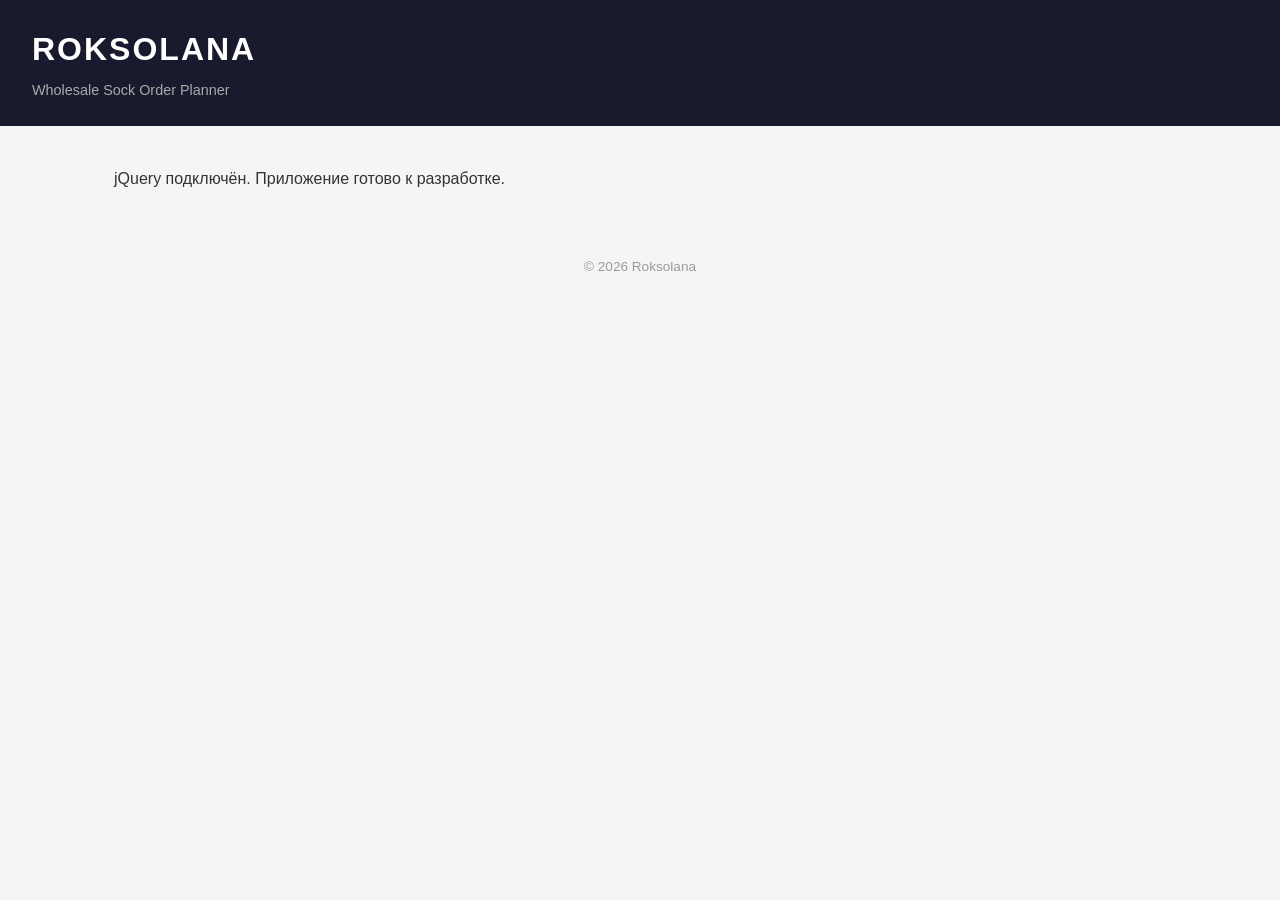
<file: index.html>
<!DOCTYPE html>
<html lang="ru">
<head>
  <meta charset="UTF-8">
  <meta name="viewport" content="width=device-width, initial-scale=1.0">
  <title>Roksolana — Order Planner</title>
  <link rel="stylesheet" href="css/style.css">
</head>
<body>

  <header>
    <h1>Roksolana</h1>
    <p class="subtitle">Wholesale Sock Order Planner</p>
  </header>

  <main>
    <section id="app">
      <p>Приложение загружается...</p>
    </section>
  </main>

  <footer>
    <p>&copy; 2026 Roksolana</p>
  </footer>

  <script src="js/jquery.min.js"></script>
  <script src="js/main.js"></script>
</body>
</html>
</file>
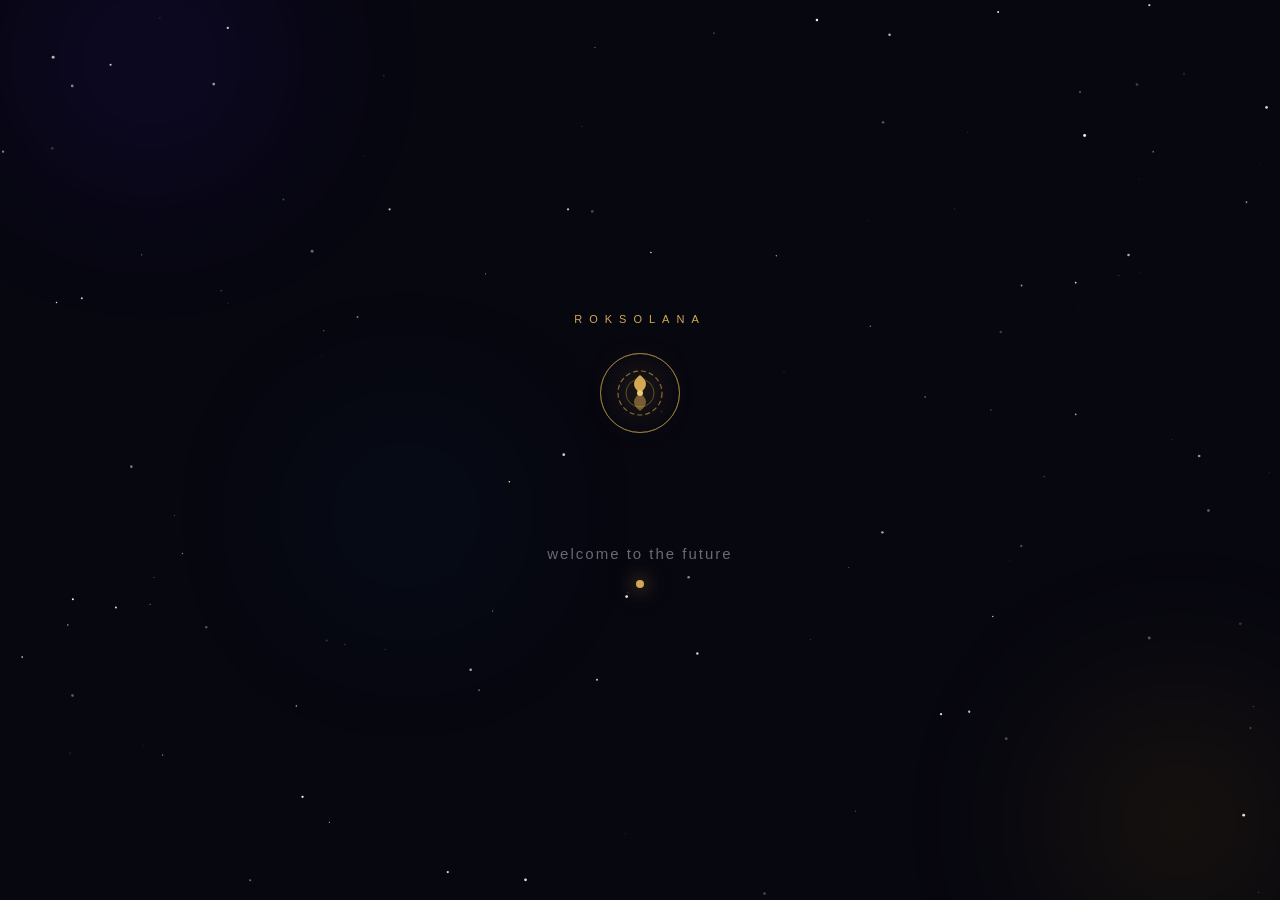
<file: public/index.html>
<!DOCTYPE html>
<html lang="en">
<head>
  <meta charset="UTF-8">
  <meta name="viewport" content="width=device-width, initial-scale=1.0, viewport-fit=cover">
  <title>Hello World — Roksolana</title>
  <style>
    :root {
      --gold:       #d4a853;
      --gold-light: #f0c870;
      --gold-pale:  rgba(212,168,83,0.15);
      --dark:       #070710;
    }

    *, *::before, *::after { margin: 0; padding: 0; box-sizing: border-box; }

    html { height: 100%; }

    body {
      min-height: 100dvh;
      background: var(--dark);
      display: flex;
      flex-direction: column;
      align-items: center;
      justify-content: center;
      overflow: hidden;
      font-family: -apple-system, BlinkMacSystemFont, 'SF Pro Display', 'Helvetica Neue', sans-serif;
      -webkit-font-smoothing: antialiased;
      padding:
        max(env(safe-area-inset-top), 40px)
        env(safe-area-inset-right)
        max(env(safe-area-inset-bottom), 40px)
        env(safe-area-inset-left);
    }

    /* ── Aurora ── */
    .aurora {
      position: fixed; inset: 0; z-index: 1; overflow: hidden; pointer-events: none;
    }
    .orb {
      position: absolute;
      border-radius: 50%;
      filter: blur(90px);
      opacity: 0;
      animation: orbFloat linear infinite, orbFade ease-in-out 2s forwards;
    }
    .orb-1 {
      width: 420px; height: 280px;
      background: radial-gradient(circle, #5c1fff 0%, transparent 70%);
      top: -80px; left: -60px;
      animation-duration: 22s, 2s;
      animation-delay: 0.3s, 0.3s;
    }
    .orb-2 {
      width: 360px; height: 360px;
      background: radial-gradient(circle, #b8860b 0%, transparent 70%);
      bottom: -100px; right: -80px;
      animation-duration: 28s, 2s;
      animation-delay: 0.6s, 0.6s;
    }
    .orb-3 {
      width: 300px; height: 220px;
      background: radial-gradient(circle, #006680 0%, transparent 70%);
      top: 45%; left: 20%;
      animation-duration: 19s, 2s;
      animation-delay: 0.9s, 0.9s;
    }
    @keyframes orbFloat {
      0%   { transform: translate(0,   0)   rotate(0deg);   }
      25%  { transform: translate(60px, 80px)  rotate(90deg);  }
      50%  { transform: translate(-50px, 130px) rotate(180deg); }
      75%  { transform: translate(40px, -50px) rotate(270deg); }
      100% { transform: translate(0,   0)   rotate(360deg); }
    }
    @keyframes orbFade { to { opacity: 0.18; } }

    /* ── Stars canvas ── */
    #canvas { position: fixed; inset: 0; z-index: 2; pointer-events: none; }

    /* ── Content ── */
    .wrap {
      position: relative; z-index: 10;
      display: flex; flex-direction: column;
      align-items: center; gap: 18px;
      padding: 32px 24px; text-align: center;
    }

    .brand {
      font-size: 11px; letter-spacing: 7px;
      text-transform: uppercase; color: var(--gold);
      opacity: 0;
      animation: slideUp .7s ease forwards .4s;
    }

    .emblem-wrap {
      position: relative; width: 100px; height: 100px;
      display: flex; align-items: center; justify-content: center;
      opacity: 0;
      animation: slideUp .7s ease forwards .7s;
    }
    .ring {
      position: absolute; border-radius: 50%;
      border: 1px solid rgba(212,168,83,.35);
      animation: ringPulse 3.2s ease-in-out infinite;
    }
    .ring:nth-child(1) { width: 80px;  height: 80px;  animation-delay: 0s; }
    .ring:nth-child(2) { width: 80px;  height: 80px;  animation-delay: 1.1s; }
    .ring:nth-child(3) { width: 80px;  height: 80px;  animation-delay: 2.2s; }
    @keyframes ringPulse {
      0%   { transform: scale(.9);  opacity: 0; }
      40%  { opacity: .6; }
      100% { transform: scale(2.8); opacity: 0; }
    }
    .emblem-icon {
      width: 52px; height: 52px;
      filter: drop-shadow(0 0 18px rgba(212,168,83,.7));
    }

    .hello-world {
      display: flex; flex-wrap: wrap;
      justify-content: center; gap: 14px;
      line-height: 1;
    }
    .word {
      display: inline-flex;
      background: linear-gradient(135deg, #fff 0%, var(--gold-light) 45%, var(--gold) 100%);
      -webkit-background-clip: text; background-clip: text;
      color: transparent;
      font-size: clamp(44px, 11vw, 66px);
      font-weight: 700; letter-spacing: -1px;
    }
    .letter {
      display: inline-block;
      opacity: 0; transform: translateY(48px) scale(.7);
      animation: letterPop .5s cubic-bezier(.34,1.56,.64,1) forwards;
    }
    @keyframes letterPop {
      to { opacity: 1; transform: translateY(0) scale(1); }
    }

    .tagline {
      font-size: 15px; letter-spacing: 2px;
      color: rgba(255,255,255,.4);
      opacity: 0;
      animation: slideUp .7s ease forwards 3.4s;
    }

    .dot {
      width: 8px; height: 8px; border-radius: 50%;
      background: var(--gold);
      box-shadow: 0 0 18px var(--gold), 0 0 40px rgba(212,168,83,.4);
      opacity: 0;
      animation: slideUp .5s ease forwards 3.8s, dotPulse 2.2s ease-in-out infinite 3.8s;
    }
    @keyframes dotPulse {
      0%,100% { transform: scale(1);   opacity: 1; }
      50%      { transform: scale(2.2); opacity: .4; }
    }

    @keyframes slideUp {
      from { opacity: 0; transform: translateY(22px); }
      to   { opacity: 1; transform: translateY(0); }
    }

    .ripple {
      position: fixed; border-radius: 50%; pointer-events: none; z-index: 30;
      background: radial-gradient(circle, rgba(212,168,83,.45), transparent 70%);
      transform: scale(0);
      animation: rippleOut .9s ease-out forwards;
    }
    @keyframes rippleOut {
      to { transform: scale(5); opacity: 0; }
    }
  </style>
</head>
<body>

  <div class="aurora">
    <div class="orb orb-1"></div>
    <div class="orb orb-2"></div>
    <div class="orb orb-3"></div>
  </div>

  <canvas id="canvas"></canvas>

  <div class="wrap">
    <div class="brand">Roksolana</div>

    <div class="emblem-wrap">
      <div class="ring"></div>
      <div class="ring"></div>
      <div class="ring"></div>
      <svg class="emblem-icon" viewBox="0 0 52 52" fill="none" xmlns="http://www.w3.org/2000/svg">
        <circle cx="26" cy="26" r="22" stroke="#d4a853" stroke-width="1.2" stroke-dasharray="5 3" opacity=".6"/>
        <circle cx="26" cy="26" r="14" stroke="#d4a853" stroke-width="1" opacity=".4"/>
        <path d="M26 8 C18 14 18 20 26 26 C34 20 34 14 26 8Z" fill="#d4a853"/>
        <path d="M26 44 C34 38 34 32 26 26 C18 32 18 38 26 44Z" fill="#d4a853" opacity=".5"/>
        <circle cx="26" cy="26" r="3" fill="#f0c870"/>
      </svg>
    </div>

    <div class="hello-world" id="hw"></div>

    <div class="tagline">welcome to the future</div>
    <div class="dot"></div>
  </div>

  <script src="https://code.jquery.com/jquery-3.7.1.min.js"></script>
  <script>
    const cvs = document.getElementById('canvas');
    const ctx = cvs.getContext('2d');
    let W, H, stars = [], shoots = [];

    function resize() {
      W = cvs.width  = window.innerWidth;
      H = cvs.height = window.innerHeight;
    }
    resize();
    window.addEventListener('resize', resize);

    for (let i = 0; i < 130; i++) stars.push({
      x: Math.random(), y: Math.random(),
      r: Math.random() * 1.3 + 0.2,
      a: Math.random(), s: Math.random() * .004 + .001,
      d: Math.random() > .5 ? 1 : -1
    });

    function addShoot() {
      shoots.push({
        x: Math.random() * W * .8,
        y: Math.random() * H * .4,
        len: Math.random() * 130 + 70,
        speed: Math.random() * 9 + 6,
        angle: Math.PI / 4 + (Math.random() - .5) * .4,
        alpha: 1,
        w: Math.random() * 1.5 + .4
      });
    }
    setInterval(addShoot, 2800);

    function frame() {
      ctx.clearRect(0, 0, W, H);
      stars.forEach(s => {
        s.a += s.s * s.d;
        if (s.a > 1 || s.a < .08) s.d *= -1;
        ctx.beginPath();
        ctx.arc(s.x * W, s.y * H, s.r, 0, Math.PI * 2);
        ctx.fillStyle = `rgba(255,252,230,${s.a})`;
        ctx.fill();
      });
      shoots = shoots.filter(s => s.alpha > 0);
      shoots.forEach(s => {
        const grd = ctx.createLinearGradient(s.x, s.y, s.x - Math.cos(s.angle) * s.len, s.y - Math.sin(s.angle) * s.len);
        grd.addColorStop(0, `rgba(212,168,83,${s.alpha})`);
        grd.addColorStop(1, 'rgba(212,168,83,0)');
        ctx.beginPath();
        ctx.moveTo(s.x, s.y);
        ctx.lineTo(s.x - Math.cos(s.angle) * s.len, s.y - Math.sin(s.angle) * s.len);
        ctx.strokeStyle = grd;
        ctx.lineWidth = s.w;
        ctx.stroke();
        s.x += Math.cos(s.angle) * s.speed;
        s.y += Math.sin(s.angle) * s.speed;
        s.alpha -= .016;
      });
      requestAnimationFrame(frame);
    }
    frame();

    $(function () {
      const words = ['Hello', 'World'];
      let delay = 1.2;
      words.forEach(word => {
        const $w = $('<span class="word">');
        [...word].forEach(ch => {
          $w.append($('<span class="letter">').text(ch).css('animation-delay', delay.toFixed(2) + 's'));
          delay += 0.07;
        });
        $('#hw').append($w);
        delay += 0.2;
      });
      $(document).on('touchstart click', function (e) {
        const t = e.originalEvent?.touches?.[0];
        const x = t ? t.clientX : e.clientX;
        const y = t ? t.clientY : e.clientY;
        const sz = 100;
        $('<div class="ripple">').css({ width: sz, height: sz, left: x - sz/2, top: y - sz/2 })
          .appendTo('body').one('animationend', function () { $(this).remove(); });
      });
    });
  </script>
</body>
</html>
</file>
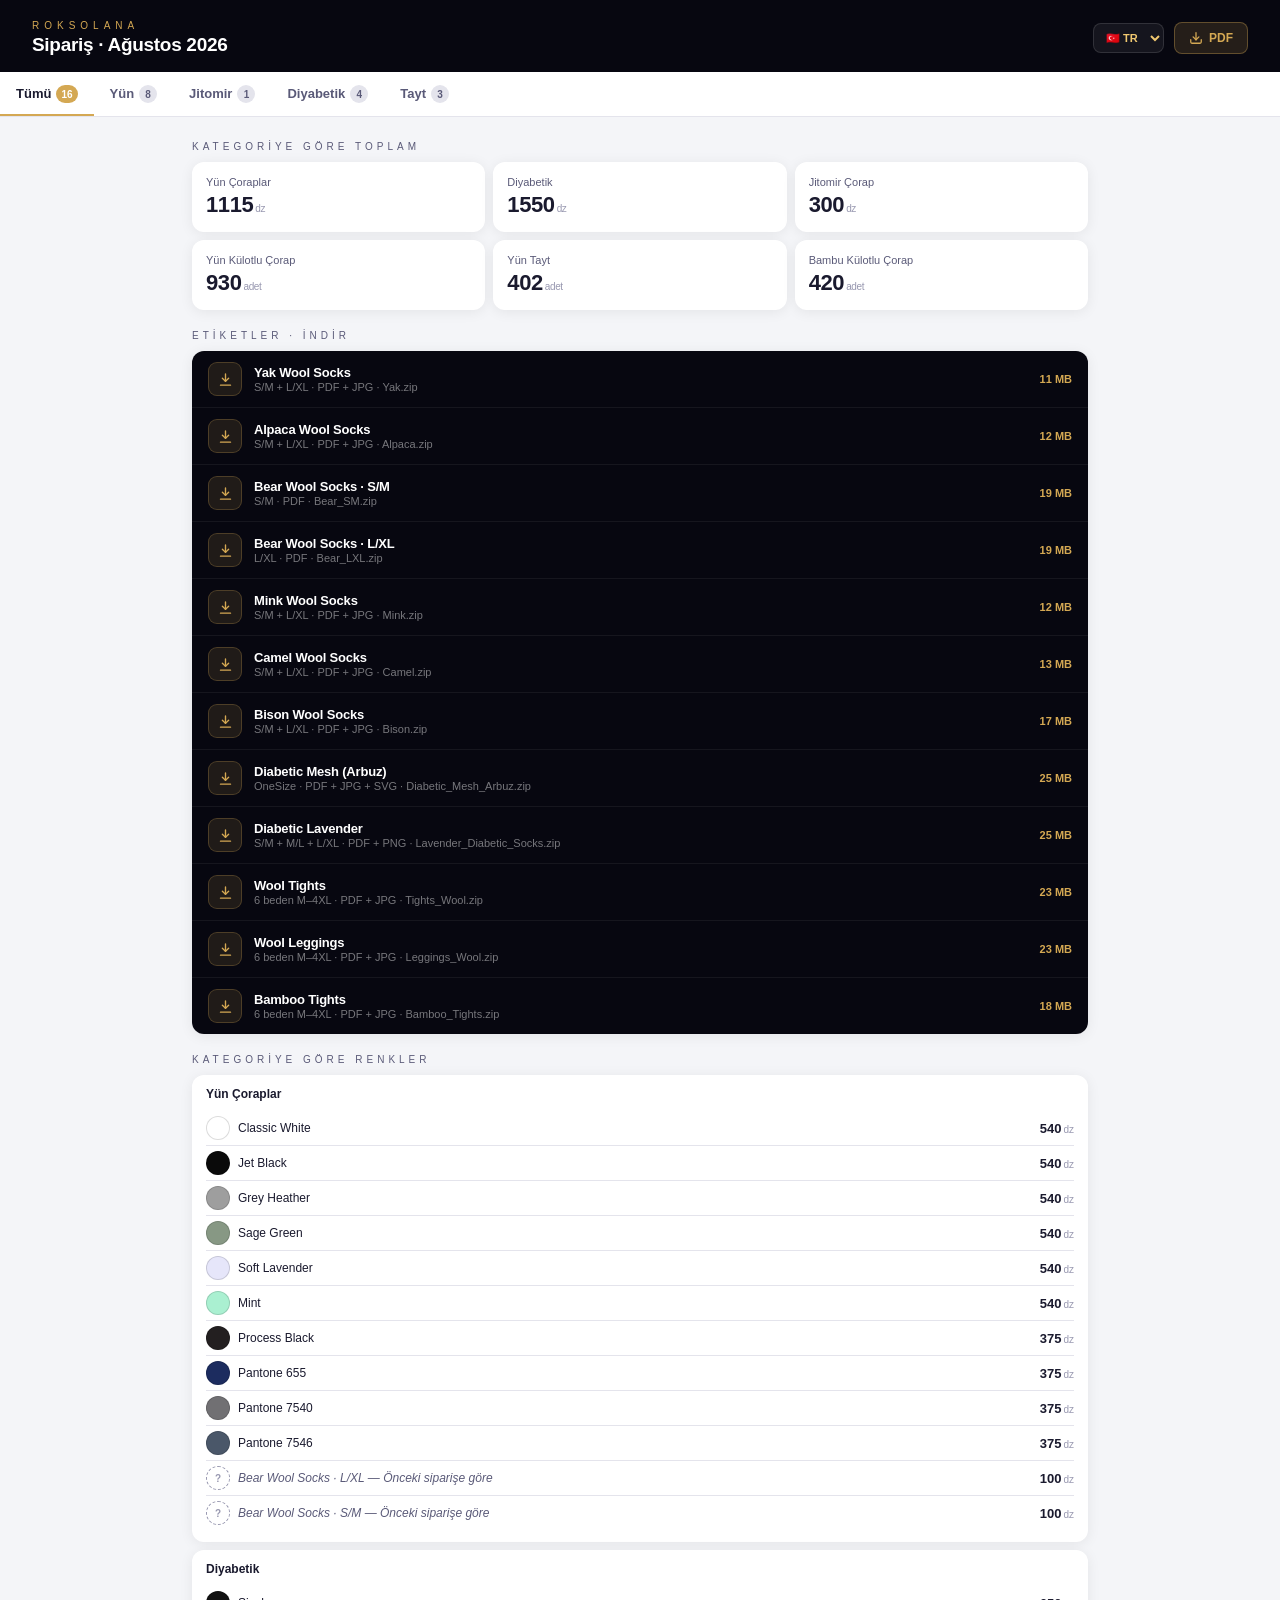
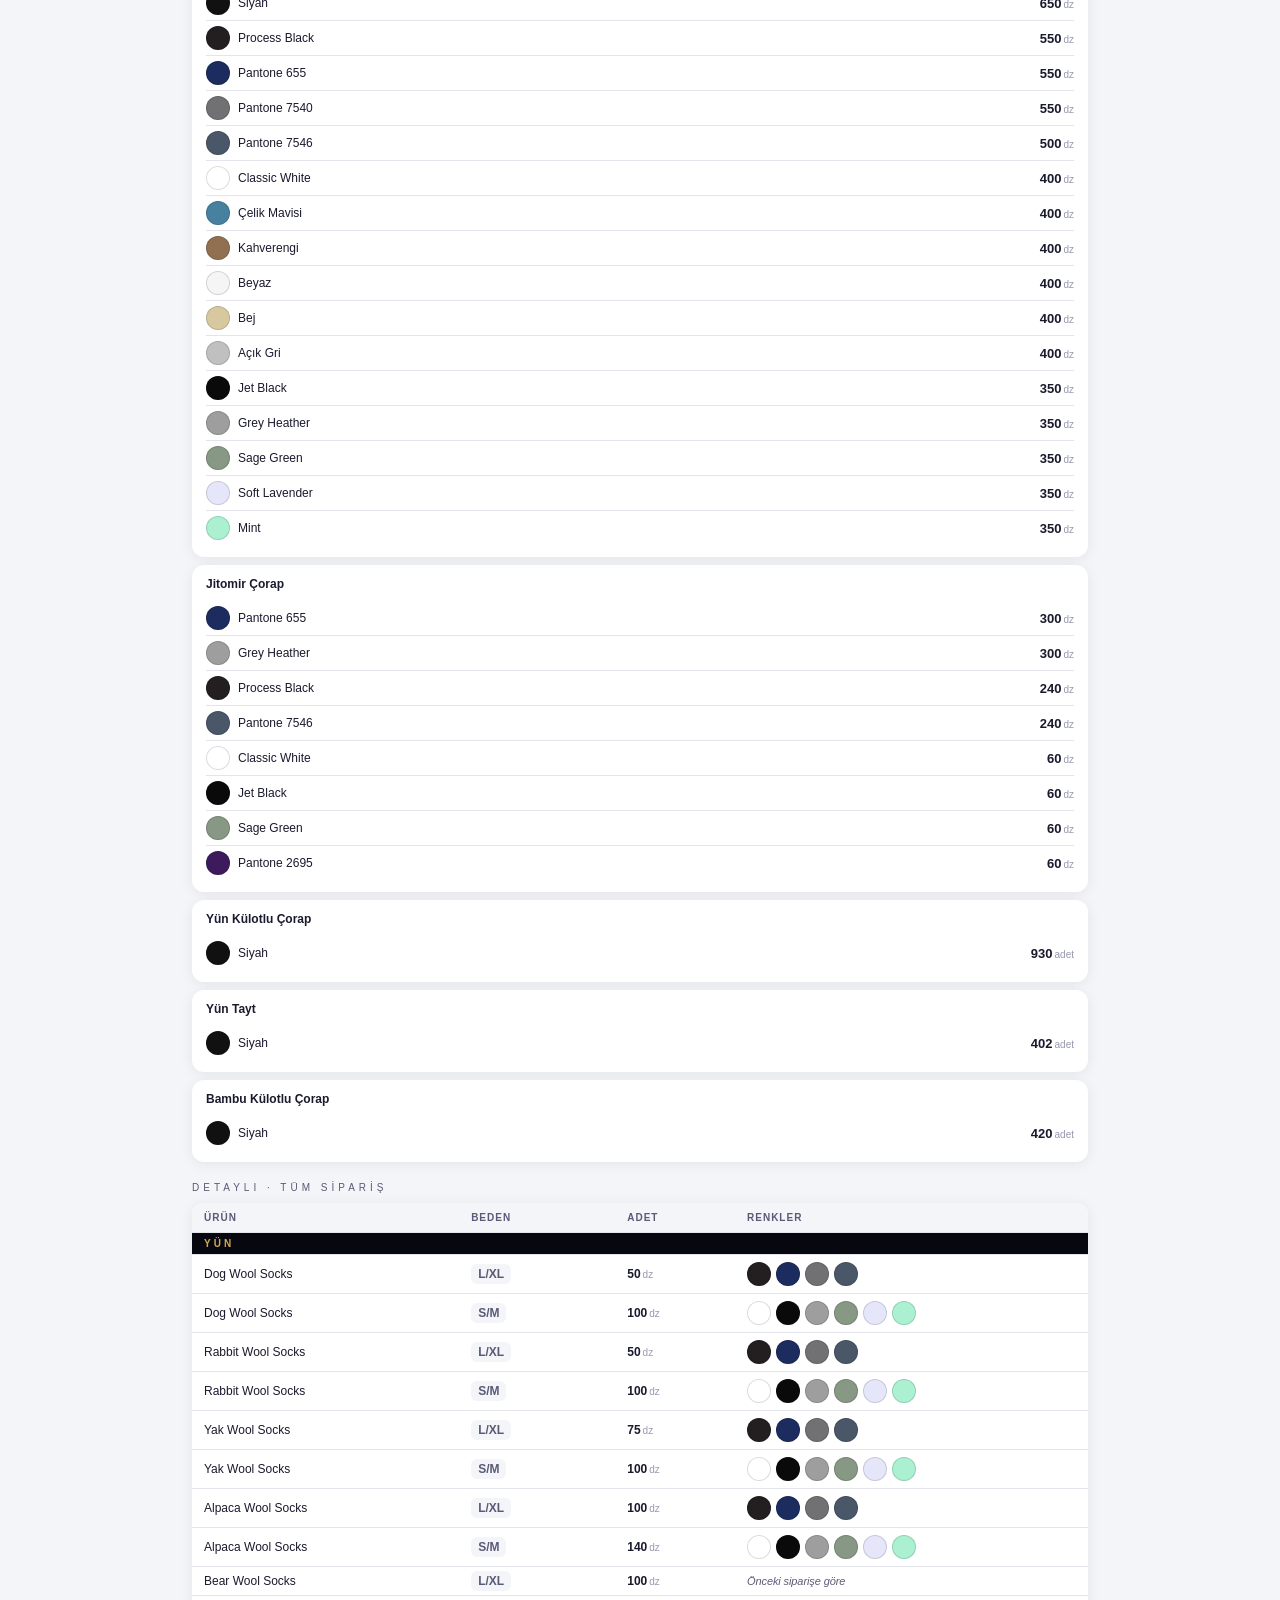
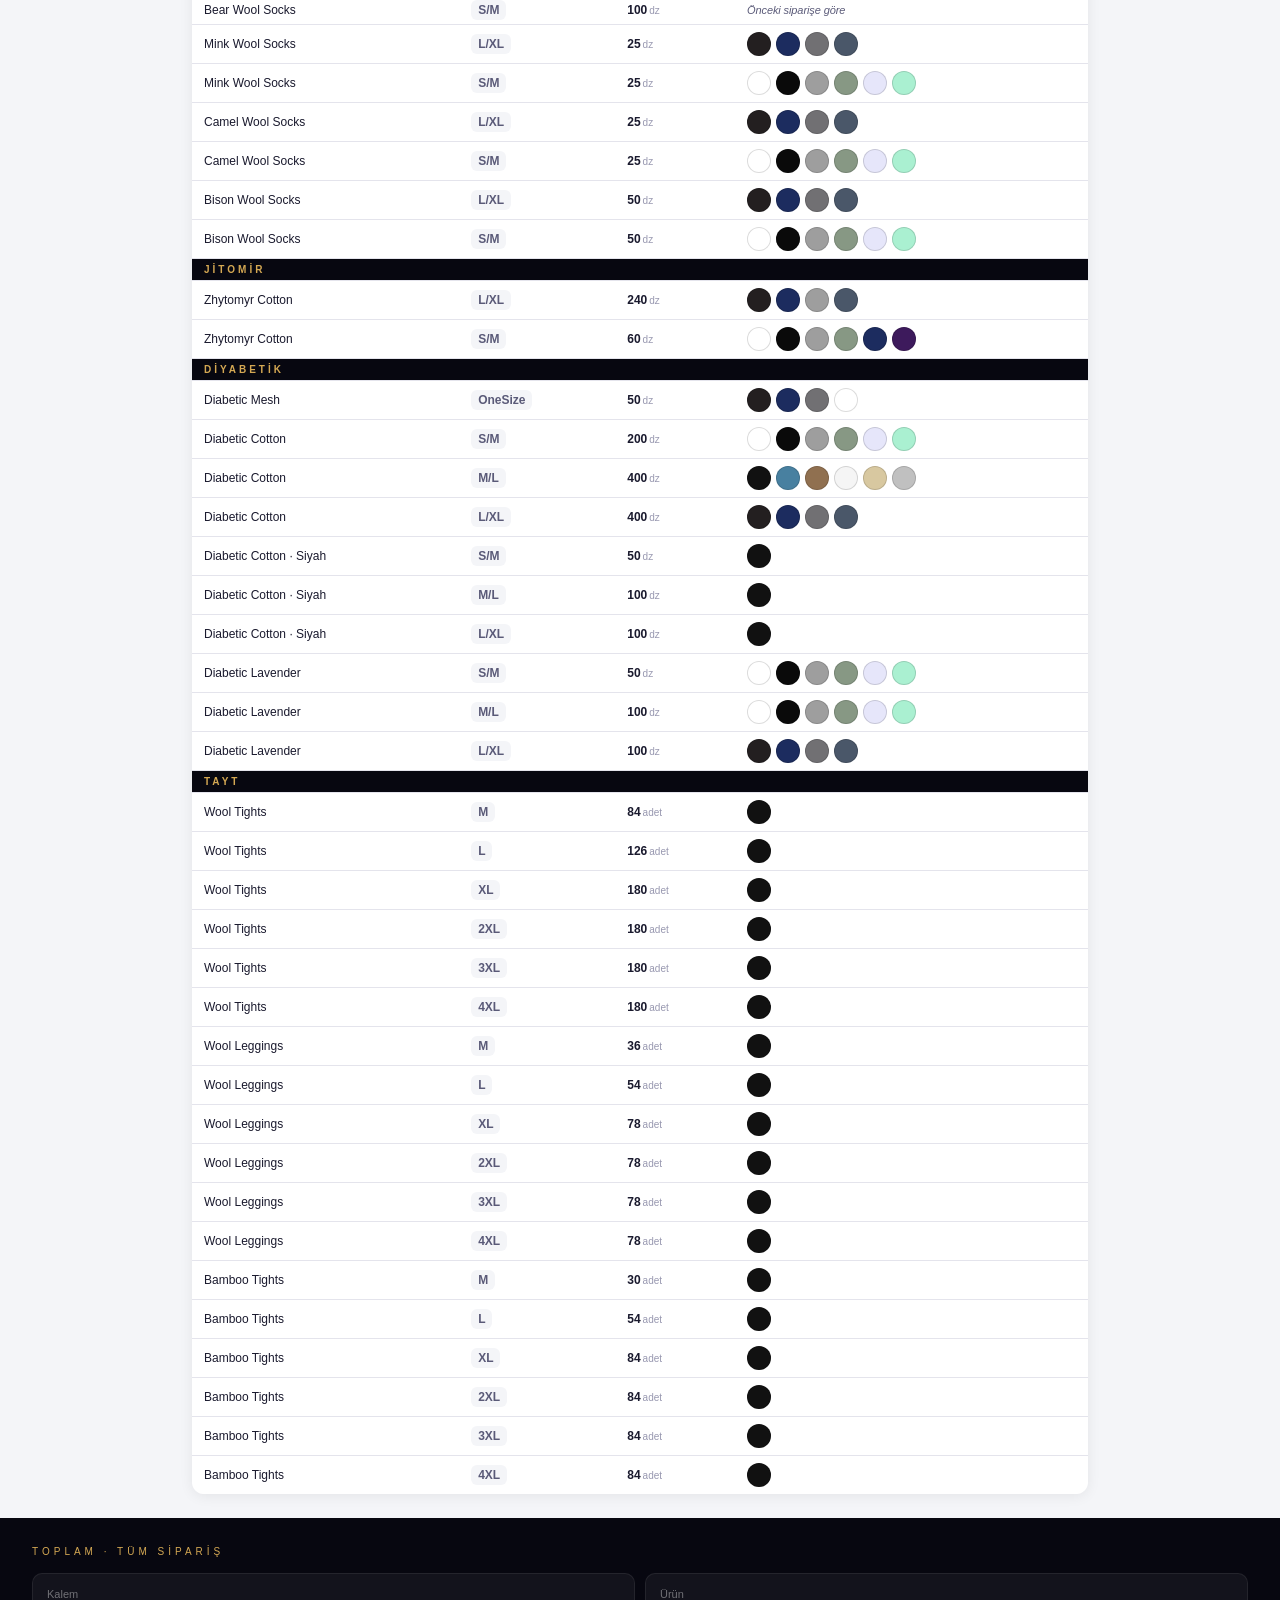
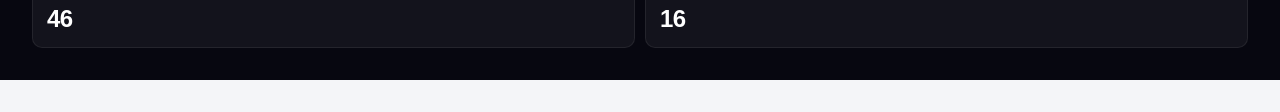
<file: public/order.html>
<!DOCTYPE html>
<html lang="tr">
<head>
  <meta charset="UTF-8">
  <meta name="viewport" content="width=device-width, initial-scale=1.0, viewport-fit=cover">
  <title>Sipariş Ağustos 2026 — Roksolana</title>
  <style>
    :root {
      --dark:      #070710;
      --dark2:     #111128;
      --gold:      #d4a853;
      --gold2:     #f0c870;
      --bg:        #f4f5f8;
      --white:     #ffffff;
      --border:    #e4e4ec;
      --text:      #1a1a2e;
      --text2:     #5a5a78;
      --text3:     #9898b0;
      --new-bg:    rgba(212,168,83,.07);
      --new-bdr:   rgba(212,168,83,.30);
      --radius:    12px;
      --shadow:    0 2px 14px rgba(0,0,0,.07);
    }

    *, *::before, *::after { box-sizing: border-box; margin: 0; padding: 0; }

    body {
      font-family: -apple-system, BlinkMacSystemFont, 'SF Pro Text', 'Helvetica Neue', sans-serif;
      background: var(--bg);
      color: var(--text);
      -webkit-font-smoothing: antialiased;
      padding-bottom: max(env(safe-area-inset-bottom), 32px);
    }

    /* ── Header ── */
    .hdr {
      background: var(--dark);
      padding: 18px 20px 14px;
      padding-top: max(env(safe-area-inset-top), 18px);
      position: sticky; top: 0; z-index: 100;
      display: flex; align-items: center; justify-content: space-between;
      flex-wrap: wrap; row-gap: 10px;
    }
    .hdr-left { display: flex; flex-direction: column; }
    .hdr-brand {
      font-size: 10px; letter-spacing: 5px;
      text-transform: uppercase; color: var(--gold);
      margin-bottom: 3px;
    }
    .hdr-title {
      font-size: 17px; font-weight: 700;
      color: #fff; letter-spacing: -.3px;
    }
    .hdr-right { display: flex; align-items: center; gap: 10px; }
    .lang-select {
      color-scheme: dark;
      font-family: inherit; font-size: 11px; font-weight: 700;
      color: var(--gold2);
      background: rgba(255,255,255,.06);
      border: 1px solid rgba(255,255,255,.12);
      border-radius: 8px;
      padding: 7px 8px;
      cursor: pointer;
      -webkit-tap-highlight-color: transparent;
      transition: background .2s, border-color .2s;
    }
    .lang-select:hover { background: rgba(255,255,255,.1); border-color: rgba(212,168,83,.35); }
    .lang-select:focus { outline: none; border-color: var(--gold); }
    .hdr-pdf {
      display: flex; align-items: center; gap: 6px;
      padding: 8px 14px; border-radius: 8px;
      background: rgba(212,168,83,.15); border: 1px solid rgba(212,168,83,.35);
      color: var(--gold); font-size: 12px; font-weight: 600;
      cursor: pointer; white-space: nowrap;
      transition: background .2s, border-color .2s;
      -webkit-tap-highlight-color: transparent;
      font-family: inherit;
    }
    .hdr-pdf:hover { background: rgba(212,168,83,.25); border-color: var(--gold); }
    .hdr-pdf svg { flex-shrink: 0; }

    @media (max-width: 380px) {
      .hdr-right { width: 100%; justify-content: space-between; }
    }

    /* ── Print ── */
    @media print {
      .hdr, .tabs, .ftr, .tt, .lbl-chip, .labels-block, .labels-title { display: none !important; }
      .section { display: block !important; animation: none !important; }
      body { background: #fff; padding: 0; }
      .content { padding: 8px; max-width: 100%; }
      .card { box-shadow: none; border: 1px solid #ddd; page-break-inside: avoid; }
      .sw { -webkit-print-color-adjust: exact; print-color-adjust: exact; }
    }

    /* ── Tabs ── */
    .tabs {
      background: var(--white);
      border-bottom: 1px solid var(--border);
      position: sticky; z-index: 99;
      display: flex; overflow-x: auto;
      -webkit-overflow-scrolling: touch;
      scrollbar-width: none;
    }
    .tabs::-webkit-scrollbar { display: none; }

    .tab {
      flex: 0 0 auto;
      padding: 13px 16px 11px;
      font-size: 13px; font-weight: 600;
      color: var(--text2); cursor: pointer;
      white-space: nowrap;
      border-bottom: 2.5px solid transparent;
      transition: color .2s, border-color .2s;
      touch-action: manipulation;
      -webkit-tap-highlight-color: transparent;
      user-select: none;
    }
    .tab .cnt {
      display: inline-flex; align-items: center; justify-content: center;
      min-width: 18px; height: 18px; padding: 0 5px;
      border-radius: 9px; background: var(--border);
      font-size: 10px; font-weight: 700; color: var(--text2);
      margin-left: 5px; transition: background .2s, color .2s;
    }
    .tab.active { color: var(--text); border-bottom-color: var(--gold); }
    .tab.active .cnt { background: var(--gold); color: #fff; }

    /* ── Content ── */
    .content {
      padding: 16px; max-width: 960px; margin: 0 auto;
    }
    .section { display: none; }
    .section.active {
      display: block;
      animation: fadeUp .22s ease both;
    }
    @keyframes fadeUp {
      from { opacity: 0; transform: translateY(6px); }
      to   { opacity: 1; transform: translateY(0); }
    }

    /* ── Product card ── */
    .card {
      background: var(--white);
      border-radius: var(--radius);
      box-shadow: var(--shadow);
      border: 1px solid transparent;
      margin-bottom: 10px;
      overflow: hidden;
    }
    .card.is-new {
      background: var(--new-bg);
      border-color: var(--new-bdr);
    }

    .card-head {
      display: flex; align-items: center;
      justify-content: space-between;
      flex-wrap: wrap; row-gap: 6px; column-gap: 10px;
      padding: 12px 14px 10px;
      border-bottom: 1px solid var(--border);
    }
    .card.is-new .card-head { border-bottom-color: var(--new-bdr); }

    .prod-name {
      font-size: 14px; font-weight: 700;
      color: var(--text); letter-spacing: -.2px;
    }
    .card-head-right {
      display: flex; align-items: center; gap: 6px;
      flex-wrap: wrap;
    }
    .badge-new {
      font-size: 10px; font-weight: 700; letter-spacing: .4px;
      color: var(--gold);
      background: rgba(212,168,83,.12);
      border: 1px solid rgba(212,168,83,.30);
      padding: 2px 8px; border-radius: 20px;
      white-space: nowrap; flex-shrink: 0;
    }

    /* ── Label download chip ── */
    .lbl-chip {
      display: inline-flex; align-items: center; gap: 5px;
      background: var(--dark); color: var(--gold2);
      font-size: 10px; font-weight: 700; letter-spacing: .4px;
      padding: 5px 10px; border-radius: 20px;
      text-decoration: none; white-space: nowrap; flex-shrink: 0;
      transition: background .2s, color .2s, transform .15s;
      -webkit-tap-highlight-color: transparent;
    }
    .lbl-chip:hover  { background: var(--gold); color: var(--dark); }
    .lbl-chip:active { transform: scale(.94); }
    .lbl-chip svg { flex-shrink: 0; }

    /* ── Labels block (All tab) ── */
    .labels-block {
      background: var(--dark);
      border-radius: var(--radius);
      box-shadow: var(--shadow);
      overflow: hidden;
    }
    .lblr {
      display: flex; align-items: center; gap: 12px;
      padding: 11px 16px;
      text-decoration: none;
      border-bottom: 1px solid rgba(255,255,255,.06);
      transition: background .2s;
      -webkit-tap-highlight-color: transparent;
    }
    .lblr:last-child { border-bottom: none; }
    .lblr:hover { background: rgba(212,168,83,.08); }
    .lblr-ic {
      width: 34px; height: 34px; border-radius: 9px; flex-shrink: 0;
      background: rgba(212,168,83,.12);
      border: 1px solid rgba(212,168,83,.25);
      display: flex; align-items: center; justify-content: center;
      color: var(--gold);
      transition: background .2s, color .2s;
    }
    .lblr:hover .lblr-ic { background: var(--gold); color: var(--dark); }
    .lblr-main { flex: 1; min-width: 0; display: flex; flex-direction: column; gap: 1px; }
    .lblr-name { font-size: 13px; font-weight: 700; color: #fff; letter-spacing: -.2px; }
    .lblr-meta { font-size: 11px; color: rgba(255,255,255,.45); }
    .lblr-size { font-size: 11px; font-weight: 600; color: var(--gold); white-space: nowrap; flex-shrink: 0; }

    /* ── Size row ── */
    .srow {
      display: flex; align-items: center;
      padding: 9px 14px; gap: 10px;
      border-bottom: 1px solid var(--border);
    }
    .srow:last-child { border-bottom: none; }
    .card.is-new .srow { border-bottom-color: var(--new-bdr); }

    .sz {
      font-size: 11px; font-weight: 700; color: var(--text2);
      background: var(--bg); padding: 3px 7px;
      border-radius: 6px; min-width: 44px;
      text-align: center; flex-shrink: 0;
    }
    .qty {
      font-size: 13px; font-weight: 700; color: var(--text);
      min-width: 52px; flex-shrink: 0;
    }
    .qty em {
      font-size: 10px; font-style: normal;
      font-weight: 400; color: var(--text3); margin-left: 2px;
    }
    .swatches {
      display: flex; flex-wrap: wrap; gap: 5px; flex: 1;
    }
    .sw {
      width: 22px; height: 22px; border-radius: 50%; cursor: pointer;
      box-shadow: inset 0 0 0 1px rgba(0,0,0,.14);
      transition: transform .15s;
      flex-shrink: 0;
      touch-action: manipulation;
      -webkit-tap-highlight-color: transparent;
    }
    .sw:hover  { transform: scale(1.25); }
    .sw:active { transform: scale(.9); }
    .sw-tbd {
      width: 22px; height: 22px; border-radius: 50%;
      border: 1.5px dashed var(--text3);
      display: flex; align-items: center; justify-content: center;
      font-size: 10px; color: var(--text3); flex-shrink: 0;
      font-weight: 700;
    }
    .sw-note {
      font-size: 11px; color: var(--text2);
      font-style: italic; letter-spacing: -.1px;
    }

    /* ── Tooltip ── */
    .tt {
      position: fixed; z-index: 300;
      background: #1a1a2e;
      border-radius: 12px;
      padding: 12px 14px;
      box-shadow: 0 8px 32px rgba(0,0,0,.28);
      min-width: 140px;
      display: none;
      pointer-events: none;
    }
    .tt.on { display: block; pointer-events: auto; }
    .tt-swatch {
      width: 36px; height: 36px; border-radius: 8px;
      box-shadow: inset 0 0 0 1px rgba(255,255,255,.12);
      margin-bottom: 8px;
    }
    .tt-name { font-size: 13px; font-weight: 600; color: #fff; margin-bottom: 3px; }
    .tt-hex  { font-size: 12px; color: var(--gold); font-family: 'SF Mono', 'Menlo', monospace; letter-spacing: .5px; }
    .tt-hint {
      margin-top: 9px; font-size: 10px; color: rgba(255,255,255,.4);
      text-align: center; padding-top: 7px;
      border-top: 1px solid rgba(255,255,255,.08);
    }
    .tt-hint.ok { color: #7ec98a; }

    /* ── Footer ── */
    .ftr {
      background: var(--dark);
      padding: 24px 20px;
      padding-bottom: max(env(safe-area-inset-bottom), 24px);
    }
    .ftr-label {
      font-size: 10px; letter-spacing: 4px;
      text-transform: uppercase; color: var(--gold);
      margin-bottom: 16px;
    }
    .totals {
      display: grid;
      grid-template-columns: 1fr 1fr;
      gap: 10px;
    }
    .tc {
      background: rgba(255,255,255,.05);
      border: 1px solid rgba(255,255,255,.07);
      border-radius: 10px; padding: 14px;
    }
    .tc-lbl { font-size: 11px; color: rgba(255,255,255,.4); margin-bottom: 5px; }
    .tc-val {
      font-size: 24px; font-weight: 700; color: #fff; letter-spacing: -.5px;
    }
    .tc-val span { font-size: 11px; font-weight: 400; color: var(--gold); margin-left: 2px; }
    .grand {
      margin-top: 14px; padding-top: 14px;
      border-top: 1px solid rgba(255,255,255,.08);
      display: flex; justify-content: space-between; align-items: center;
    }
    .grand-lbl { font-size: 13px; color: rgba(255,255,255,.55); }
    .grand-val { font-size: 26px; font-weight: 700; color: var(--gold2); letter-spacing: -.5px; }

    /* ── All tab ── */
    .all-section-title {
      font-size: 10px; letter-spacing: 4px; text-transform: uppercase;
      color: var(--text2); margin: 20px 0 10px;
    }
    .all-totals-grid {
      display: grid; grid-template-columns: 1fr 1fr; gap: 8px;
    }
    .all-total-card {
      background: var(--white); border-radius: var(--radius);
      box-shadow: var(--shadow); padding: 14px;
    }
    .atc-lbl { font-size: 11px; color: var(--text2); margin-bottom: 4px; }
    .atc-val { font-size: 22px; font-weight: 700; color: var(--text); letter-spacing: -.4px; }
    .atc-val span { font-size: 10px; font-weight: 400; color: var(--text3); margin-left: 2px; }
    .all-color-group {
      background: var(--white); border-radius: var(--radius);
      box-shadow: var(--shadow); padding: 12px 14px; margin-bottom: 8px;
    }
    .acg-title { font-size: 12px; font-weight: 700; color: var(--text); margin-bottom: 10px; }
    .acg-row { display: flex; align-items: center; gap: 8px; padding: 5px 0; border-bottom: 1px solid var(--border); }
    .acg-row:last-child { border-bottom: none; }
    .acg-name { font-size: 12px; color: var(--text); flex: 1; }
    .acg-qty { font-size: 13px; font-weight: 700; color: var(--text); }
    .acg-qty em { font-size: 10px; font-style: normal; font-weight: 400; color: var(--text3); margin-left: 2px; }
    .all-table-wrap { border-radius: var(--radius); box-shadow: var(--shadow); overflow: hidden; }
    .all-table { width: 100%; border-collapse: collapse; background: var(--white); }
    .all-table th {
      font-size: 10px; text-transform: uppercase; letter-spacing: 1px;
      color: var(--text2); padding: 9px 12px; background: var(--bg);
      text-align: left; border-bottom: 1px solid var(--border);
    }
    .all-table td { font-size: 12px; padding: 7px 12px; border-bottom: 1px solid var(--border); vertical-align: middle; }
    .all-table tr:last-child td { border-bottom: none; }
    .atr-cat td { background: var(--dark); color: var(--gold); font-size: 10px; font-weight: 700; letter-spacing: 3px; text-transform: uppercase; padding: 5px 12px; }
    .at-qty { font-weight: 700; }
    .at-unit { font-size: 10px; color: var(--text3); margin-left: 2px; }

    /* ── Desktop ── */
    @media (min-width: 700px) {
      .all-totals-grid { grid-template-columns: repeat(3, 1fr); }
      .hdr { padding: 20px 32px 16px; }
      .hdr-title { font-size: 19px; }
      .content { padding: 24px 32px; }
      .ftr { padding: 28px 32px; padding-bottom: 32px; }
      .totals { grid-template-columns: repeat(4, 1fr); }
      .card-head { padding: 13px 18px 11px; }
      .prod-name { font-size: 15px; }
      .srow { padding: 10px 18px; gap: 14px; }
      .sz { min-width: 52px; font-size: 12px; }
      .qty { font-size: 14px; min-width: 60px; }
      .sw, .sw-tbd { width: 24px; height: 24px; }
    }
  </style>
</head>
<body>

  <header class="hdr">
    <div class="hdr-left">
      <div class="hdr-brand">Roksolana</div>
      <div class="hdr-title" id="hdrTitle">Sipariş · Ağustos 2026</div>
    </div>
    <div class="hdr-right">
      <select class="lang-select" id="langSwitch">
        <option value="ru">🇺🇦 RU</option>
        <option value="tr">🇹🇷 TR</option>
      </select>
      <button class="hdr-pdf" onclick="window.print()">
        <svg width="14" height="14" viewBox="0 0 24 24" fill="none" stroke="currentColor" stroke-width="2.2" stroke-linecap="round" stroke-linejoin="round">
          <path d="M21 15v4a2 2 0 0 1-2 2H5a2 2 0 0 1-2-2v-4"/>
          <polyline points="7 10 12 15 17 10"/>
          <line x1="12" y1="15" x2="12" y2="3"/>
        </svg>
        PDF
      </button>
    </div>
  </header>

  <nav class="tabs" id="tabs"></nav>
  <main class="content" id="content"></main>
  <footer class="ftr" id="ftr"></footer>

  <div class="tt" id="tt">
    <div class="tt-swatch" id="tt-sw"></div>
    <div class="tt-name"  id="tt-nm"></div>
    <div class="tt-hex"   id="tt-hx"></div>
    <div class="tt-hint"  id="tt-ht"></div>
  </div>

  <script src="https://code.jquery.com/jquery-3.7.1.min.js"></script>
  <script>
  const STRINGS = {
    ru: {
      docTitle: 'Заказ Август 2026 — Roksolana',
      headerTitle: 'Заказ · Август 2026',
      tabAll: 'Все',
      catNames: { wool: 'Шерсть', cotton: 'Житомир', diab: 'Диабетические', tights: 'Тайтсы' },
      sectionCatTotals: 'Итого по категориям',
      groupLabels: { wool: 'Шерстяные носки', diab: 'Диабетические', cotton: 'Носки Житомир', woolTights: 'Колготки Шерсть', woolLeggings: 'Леггинсы Шерсть', bambTights: 'Колготки Бамбук' },
      sectionColorsByCat: 'Цвета по категориям',
      prevOrder: 'По предыдущему заказу',
      sectionDetailed: 'Детально · весь заказ',
      thProduct: 'Продукт', thSize: 'Размер', thQty: 'Кол-во', thColors: 'Цвета',
      badgeNew: '✦ Новинка',
      ftrAllTitle: 'Итого · Весь заказ',
      lblPositions: 'Позиций', lblProducts: 'Продуктов',
      ftrCatTitlePrefix: 'Итого · ',
      lblQty: 'Количество', lblNames: 'Наименований',
      ttHint: 'нажмите чтобы скопировать', ttCopied: 'Скопировано ✓',
      variantBlack: 'Чёрный',
      sectionLabels: 'Этикетки · Скачать',
      lblChip: 'Этикетки',
    },
    tr: {
      docTitle: 'Sipariş Ağustos 2026 — Roksolana',
      headerTitle: 'Sipariş · Ağustos 2026',
      tabAll: 'Tümü',
      catNames: { wool: 'Yün', cotton: 'Jitomir', diab: 'Diyabetik', tights: 'Tayt' },
      sectionCatTotals: 'Kategoriye Göre Toplam',
      groupLabels: { wool: 'Yün Çoraplar', diab: 'Diyabetik', cotton: 'Jitomir Çorap', woolTights: 'Yün Külotlu Çorap', woolLeggings: 'Yün Tayt', bambTights: 'Bambu Külotlu Çorap' },
      sectionColorsByCat: 'Kategoriye Göre Renkler',
      prevOrder: 'Önceki siparişe göre',
      sectionDetailed: 'Detaylı · Tüm Sipariş',
      thProduct: 'Ürün', thSize: 'Beden', thQty: 'Adet', thColors: 'Renkler',
      badgeNew: '✦ Yeni',
      ftrAllTitle: 'Toplam · Tüm Sipariş',
      lblPositions: 'Kalem', lblProducts: 'Ürün',
      ftrCatTitlePrefix: 'Toplam · ',
      lblQty: 'Adet', lblNames: 'Ürün Çeşidi',
      ttHint: 'kopyalamak için dokun', ttCopied: 'Kopyalandı ✓',
      variantBlack: 'Siyah',
      sectionLabels: 'Etiketler · İndir',
      lblChip: 'Etiketler',
    }
  };

  const COLOR_NAMES = {
    processBlack:  { ru: 'Process Black',  tr: 'Process Black' },
    pantone655:    { ru: 'Pantone 655',     tr: 'Pantone 655' },
    pantone7540:   { ru: 'Pantone 7540',    tr: 'Pantone 7540' },
    pantone7546:   { ru: 'Pantone 7546',    tr: 'Pantone 7546' },
    pantone2695:   { ru: 'Pantone 2695',    tr: 'Pantone 2695' },
    classicWhite:  { ru: 'Classic White',   tr: 'Classic White' },
    jetBlack:      { ru: 'Jet Black',       tr: 'Jet Black' },
    greyHeather:   { ru: 'Grey Heather',    tr: 'Grey Heather' },
    sageGreen:     { ru: 'Sage Green',      tr: 'Sage Green' },
    softLavender:  { ru: 'Soft Lavender',   tr: 'Soft Lavender' },
    mint:          { ru: 'Mint',            tr: 'Mint' },
    black:         { ru: 'Чёрный',          tr: 'Siyah' },
    steelBlue:     { ru: 'Стальной синий',  tr: 'Çelik Mavisi' },
    brown:         { ru: 'Коричневый',      tr: 'Kahverengi' },
    white:         { ru: 'Белый',           tr: 'Beyaz' },
    beige:         { ru: 'Бежевый',         tr: 'Bej' },
    lightGrey:     { ru: 'Светло-серый',    tr: 'Açık Gri' },
  };

  const UNIT_LABELS = {
    dz:  { ru: 'dz',  tr: 'dz' },
    pcs: { ru: 'шт',  tr: 'adet' },
  };

  let lang = localStorage.getItem('roksolana_lang') || 'tr';

  const LABELS_BASE = 'https://raw.githubusercontent.com/grizly1977/Roksolana/d59769e4556a42c1c1e559835d4696299b6f52fb/labels/';
  const LABELS = [
    { p:'Yak Wool Socks',    name:'Yak Wool Socks',         file:'Yak.zip',            mb:11, note:{ru:'S/M + L/XL · PDF + JPG', tr:'S/M + L/XL · PDF + JPG'} },
    { p:'Alpaca Wool Socks', name:'Alpaca Wool Socks',      file:'Alpaca.zip',         mb:12, note:{ru:'S/M + L/XL · PDF + JPG', tr:'S/M + L/XL · PDF + JPG'} },
    { p:'Bear Wool Socks',   name:'Bear Wool Socks · S/M',  file:'Bear_SM.zip',        mb:19, chip:'S/M',  note:{ru:'S/M · PDF', tr:'S/M · PDF'} },
    { p:'Bear Wool Socks',   name:'Bear Wool Socks · L/XL', file:'Bear_LXL.zip',       mb:19, chip:'L/XL', note:{ru:'L/XL · PDF', tr:'L/XL · PDF'} },
    { p:'Mink Wool Socks',   name:'Mink Wool Socks',        file:'Mink.zip',           mb:12, note:{ru:'S/M + L/XL · PDF + JPG', tr:'S/M + L/XL · PDF + JPG'} },
    { p:'Camel Wool Socks',  name:'Camel Wool Socks',       file:'Camel.zip',          mb:13, note:{ru:'S/M + L/XL · PDF + JPG', tr:'S/M + L/XL · PDF + JPG'} },
    { p:'Bison Wool Socks',  name:'Bison Wool Socks',       file:'Bison.zip',          mb:17, note:{ru:'S/M + L/XL · PDF + JPG', tr:'S/M + L/XL · PDF + JPG'} },
    { p:'Diabetic Mesh',     name:'Diabetic Mesh (Arbuz)',  file:'Diabetic_Mesh_Arbuz.zip', mb:25, note:{ru:'OneSize · PDF + JPG + SVG', tr:'OneSize · PDF + JPG + SVG'} },
    { p:'Diabetic Lavender', name:'Diabetic Lavender',      file:'Lavender_Diabetic_Socks.zip', mb:25, note:{ru:'S/M + M/L + L/XL · PDF + PNG', tr:'S/M + M/L + L/XL · PDF + PNG'} },
    { p:'Wool Tights',       name:'Wool Tights',            file:'Tights_Wool.zip',    mb:23, note:{ru:'6 размеров M–4XL · PDF + JPG', tr:'6 beden M–4XL · PDF + JPG'} },
    { p:'Wool Leggings',     name:'Wool Leggings',          file:'Leggings_Wool.zip',  mb:23, note:{ru:'6 размеров M–4XL · PDF + JPG', tr:'6 beden M–4XL · PDF + JPG'} },
    { p:'Bamboo Tights',     name:'Bamboo Tights',          file:'Bamboo_Tights.zip',  mb:18, note:{ru:'6 размеров M–4XL · PDF + JPG', tr:'6 beden M–4XL · PDF + JPG'} },
  ];
  const DL_ICON_SM = '<svg width="11" height="11" viewBox="0 0 24 24" fill="none" stroke="currentColor" stroke-width="2.5" stroke-linecap="round" stroke-linejoin="round"><path d="M12 3v12"/><polyline points="7 10 12 15 17 10"/><line x1="4" y1="21" x2="20" y2="21"/></svg>';
  const DL_ICON_LG = '<svg width="15" height="15" viewBox="0 0 24 24" fill="none" stroke="currentColor" stroke-width="2.2" stroke-linecap="round" stroke-linejoin="round"><path d="M12 3v12"/><polyline points="7 10 12 15 17 10"/><line x1="4" y1="21" x2="20" y2="21"/></svg>';

  function labelChipsHTML(p) {
    return LABELS.filter(l => l.p === p).map(l =>
      `<a class="lbl-chip" href="${LABELS_BASE}${l.file}" download title="${l.file}">${DL_ICON_SM}${l.chip || STRINGS[lang].lblChip}</a>`
    ).join('');
  }

  const COLORS_LXL = [{h:'#231F20',k:'processBlack'},{h:'#1C2C5F',k:'pantone655'},{h:'#717073',k:'pantone7540'},{h:'#4A5769',k:'pantone7546'}];
  const COLORS_SM  = [{h:'#FFFFFF',k:'classicWhite'},{h:'#0A0A0A',k:'jetBlack'},{h:'#9E9E9E',k:'greyHeather'},{h:'#879884',k:'sageGreen'},{h:'#E6E6FA',k:'softLavender'},{h:'#AAF0D1',k:'mint'}];

  const CATS = [
    {
      id: 'wool',
      items: [
        { p:'Dog Wool Socks',    s:'L/XL', q:50,  u:'dz', n:false, c:COLORS_LXL },
        { p:'Dog Wool Socks',    s:'S/M',  q:100, u:'dz', n:false, c:COLORS_SM },
        { p:'Rabbit Wool Socks', s:'L/XL', q:50,  u:'dz', n:false, c:COLORS_LXL },
        { p:'Rabbit Wool Socks', s:'S/M',  q:100, u:'dz', n:false, c:COLORS_SM },
        { p:'Yak Wool Socks',    s:'L/XL', q:75,  u:'dz', n:false, c:COLORS_LXL },
        { p:'Yak Wool Socks',    s:'S/M',  q:100, u:'dz', n:false, c:COLORS_SM },
        { p:'Alpaca Wool Socks', s:'L/XL', q:100, u:'dz', n:false, c:COLORS_LXL },
        { p:'Alpaca Wool Socks', s:'S/M',  q:140, u:'dz', n:false, c:COLORS_SM },
        { p:'Bear Wool Socks',   s:'L/XL', q:100, u:'dz', n:false, c:[], note:true },
        { p:'Bear Wool Socks',   s:'S/M',  q:100, u:'dz', n:false, c:[], note:true },
        { p:'Mink Wool Socks',   s:'L/XL', q:25,  u:'dz', n:true,  c:COLORS_LXL },
        { p:'Mink Wool Socks',   s:'S/M',  q:25,  u:'dz', n:true,  c:COLORS_SM },
        { p:'Camel Wool Socks',  s:'L/XL', q:25,  u:'dz', n:true,  c:COLORS_LXL },
        { p:'Camel Wool Socks',  s:'S/M',  q:25,  u:'dz', n:true,  c:COLORS_SM },
        { p:'Bison Wool Socks',  s:'L/XL', q:50,  u:'dz', n:true,  c:COLORS_LXL },
        { p:'Bison Wool Socks',  s:'S/M',  q:50,  u:'dz', n:true,  c:COLORS_SM },
      ]
    },
    {
      id: 'cotton',
      items: [
        { p:'Zhytomyr Cotton', s:'L/XL', q:240, u:'dz', n:false, c:[{h:'#231F20',k:'processBlack'},{h:'#1C2C5F',k:'pantone655'},{h:'#9E9E9E',k:'greyHeather'},{h:'#4A5769',k:'pantone7546'}] },
        { p:'Zhytomyr Cotton', s:'S/M',  q:60,  u:'dz', n:false, c:[{h:'#FFFFFF',k:'classicWhite'},{h:'#0A0A0A',k:'jetBlack'},{h:'#9E9E9E',k:'greyHeather'},{h:'#879884',k:'sageGreen'},{h:'#1C2C5F',k:'pantone655'},{h:'#3D1A5C',k:'pantone2695'}] },
      ]
    },
    {
      id: 'diab',
      items: [
        { p:'Diabetic Mesh',    s:'OneSize', q:50,  u:'dz', n:false, c:[{h:'#231F20',k:'processBlack'},{h:'#1C2C5F',k:'pantone655'},{h:'#717073',k:'pantone7540'},{h:'#FFFFFF',k:'classicWhite'}] },
        { p:'Diabetic Cotton',  s:'S/M',     q:200, u:'dz', n:false, c:COLORS_SM },
        { p:'Diabetic Cotton',  s:'M/L',     q:400, u:'dz', n:false, c:[{h:'#111111',k:'black'},{h:'#4880A0',k:'steelBlue'},{h:'#907050',k:'brown'},{h:'#F5F5F5',k:'white'},{h:'#D8C8A0',k:'beige'},{h:'#C0C0C0',k:'lightGrey'}] },
        { p:'Diabetic Cotton',  s:'L/XL',    q:400, u:'dz', n:false, c:COLORS_LXL },
        { p:'Diabetic Cotton',  s:'S/M',  q:50,  u:'dz', n:false, variant:'black', c:[{h:'#111111',k:'black'}] },
        { p:'Diabetic Cotton',  s:'M/L',  q:100, u:'dz', n:false, variant:'black', c:[{h:'#111111',k:'black'}] },
        { p:'Diabetic Cotton',  s:'L/XL', q:100, u:'dz', n:false, variant:'black', c:[{h:'#111111',k:'black'}] },
        { p:'Diabetic Lavender',s:'S/M',     q:50,  u:'dz', n:false, c:COLORS_SM },
        { p:'Diabetic Lavender',s:'M/L',     q:100, u:'dz', n:false, c:COLORS_SM },
        { p:'Diabetic Lavender',s:'L/XL',    q:100, u:'dz', n:false, c:COLORS_LXL },
      ]
    },
    {
      id: 'tights',
      items: [
        { p:'Wool Tights',    s:'M',   q:84,  u:'pcs', n:true, c:[{h:'#111111',k:'black'}] },
        { p:'Wool Tights',    s:'L',   q:126, u:'pcs', n:true, c:[{h:'#111111',k:'black'}] },
        { p:'Wool Tights',    s:'XL',  q:180, u:'pcs', n:true, c:[{h:'#111111',k:'black'}] },
        { p:'Wool Tights',    s:'2XL', q:180, u:'pcs', n:true, c:[{h:'#111111',k:'black'}] },
        { p:'Wool Tights',    s:'3XL', q:180, u:'pcs', n:true, c:[{h:'#111111',k:'black'}] },
        { p:'Wool Tights',    s:'4XL', q:180, u:'pcs', n:true, c:[{h:'#111111',k:'black'}] },
        { p:'Wool Leggings',  s:'M',   q:36,  u:'pcs', n:true, c:[{h:'#111111',k:'black'}] },
        { p:'Wool Leggings',  s:'L',   q:54,  u:'pcs', n:true, c:[{h:'#111111',k:'black'}] },
        { p:'Wool Leggings',  s:'XL',  q:78,  u:'pcs', n:true, c:[{h:'#111111',k:'black'}] },
        { p:'Wool Leggings',  s:'2XL', q:78,  u:'pcs', n:true, c:[{h:'#111111',k:'black'}] },
        { p:'Wool Leggings',  s:'3XL', q:78,  u:'pcs', n:true, c:[{h:'#111111',k:'black'}] },
        { p:'Wool Leggings',  s:'4XL', q:78,  u:'pcs', n:true, c:[{h:'#111111',k:'black'}] },
        { p:'Bamboo Tights',  s:'M',   q:30,  u:'pcs', n:true, c:[{h:'#111111',k:'black'}] },
        { p:'Bamboo Tights',  s:'L',   q:54,  u:'pcs', n:true, c:[{h:'#111111',k:'black'}] },
        { p:'Bamboo Tights',  s:'XL',  q:84,  u:'pcs', n:true, c:[{h:'#111111',k:'black'}] },
        { p:'Bamboo Tights',  s:'2XL', q:84,  u:'pcs', n:true, c:[{h:'#111111',k:'black'}] },
        { p:'Bamboo Tights',  s:'3XL', q:84,  u:'pcs', n:true, c:[{h:'#111111',k:'black'}] },
        { p:'Bamboo Tights',  s:'4XL', q:84,  u:'pcs', n:true, c:[{h:'#111111',k:'black'}] },
      ]
    }
  ];

  function prodKey(r) { return r.p + '|' + (r.variant || ''); }
  function colorName(key) { return COLOR_NAMES[key][lang]; }

  function groupBy(items) {
    const map = new Map();
    items.forEach(r => {
      const key = prodKey(r);
      if (!map.has(key)) map.set(key, { p: r.p, variant: r.variant, n: r.n, rows: [] });
      map.get(key).rows.push(r);
    });
    return [...map.values()];
  }

  function colorStats(items) {
    const map = new Map();
    const notes = [];
    items.forEach(r => {
      if (r.note) { notes.push(r); return; }
      r.c.forEach(c => {
        if (!map.has(c.k)) map.set(c.k, { h: c.h, qty: 0, u: r.u });
        map.get(c.k).qty += r.q;
      });
    });
    return {
      colors: [...map.entries()].map(([k, v]) => ({k, ...v})).sort((a, b) => b.qty - a.qty),
      notes
    };
  }

  function swatchesHTML(row) {
    if (row.note) return `<span class="sw-note">${STRINGS[lang].prevOrder}</span>`;
    if (!row.c.length) return '<span class="sw-tbd">?</span>';
    return row.c.map(c =>
      `<span class="sw" style="background:${c.h}" data-h="${c.h}" data-k="${c.k}"></span>`
    ).join('');
  }

  function buildSection(cat) {
    const S = STRINGS[lang];
    const groups = groupBy(cat.items);
    let h = `<div class="section" id="s-${cat.id}">`;
    groups.forEach(g => {
      const label = g.p + (g.variant ? ' · ' + S.variantBlack : '');
      const chips = g.variant ? '' : labelChipsHTML(g.p);
      const badge = g.n ? `<span class="badge-new">${S.badgeNew}</span>` : '';
      const right = (chips || badge) ? `<span class="card-head-right">${chips}${badge}</span>` : '';
      h += `<div class="card${g.n ? ' is-new' : ''}">`;
      h += `<div class="card-head"><span class="prod-name">${label}</span>${right}</div>`;
      g.rows.forEach(r => {
        h += `<div class="srow">
          <span class="sz">${r.s}</span>
          <span class="qty">${r.q}<em>${UNIT_LABELS[r.u][lang]}</em></span>
          <div class="swatches">${swatchesHTML(r)}</div>
        </div>`;
      });
      h += '</div>';
    });
    return h + '</div>';
  }

  function buildAllSection() {
    const S = STRINGS[lang];
    const wool   = CATS.find(c => c.id === 'wool').items;
    const cotton = CATS.find(c => c.id === 'cotton').items;
    const diab   = CATS.find(c => c.id === 'diab').items;
    const allT   = CATS.find(c => c.id === 'tights').items;
    const woolT  = allT.filter(r => r.p === 'Wool Tights');
    const woolL  = allT.filter(r => r.p === 'Wool Leggings');
    const bambT  = allT.filter(r => r.p === 'Bamboo Tights');
    const sum = arr => arr.reduce((s, r) => s + r.q, 0);

    let h = '<div class="section" id="s-all">';

    // 1. Category totals
    h += `<div class="all-section-title" style="margin-top:0">${S.sectionCatTotals}</div>
    <div class="all-totals-grid">
      <div class="all-total-card"><div class="atc-lbl">${S.groupLabels.wool}</div><div class="atc-val">${sum(wool)}<span>${UNIT_LABELS.dz[lang]}</span></div></div>
      <div class="all-total-card"><div class="atc-lbl">${S.groupLabels.diab}</div><div class="atc-val">${sum(diab)}<span>${UNIT_LABELS.dz[lang]}</span></div></div>
      <div class="all-total-card"><div class="atc-lbl">${S.groupLabels.cotton}</div><div class="atc-val">${sum(cotton)}<span>${UNIT_LABELS.dz[lang]}</span></div></div>
      <div class="all-total-card"><div class="atc-lbl">${S.groupLabels.woolTights}</div><div class="atc-val">${sum(woolT)}<span>${UNIT_LABELS.pcs[lang]}</span></div></div>
      <div class="all-total-card"><div class="atc-lbl">${S.groupLabels.woolLeggings}</div><div class="atc-val">${sum(woolL)}<span>${UNIT_LABELS.pcs[lang]}</span></div></div>
      <div class="all-total-card"><div class="atc-lbl">${S.groupLabels.bambTights}</div><div class="atc-val">${sum(bambT)}<span>${UNIT_LABELS.pcs[lang]}</span></div></div>
    </div>`;

    // 2. Labels download block
    h += `<div class="all-section-title labels-title">${S.sectionLabels}</div><div class="labels-block">`;
    LABELS.forEach(l => {
      h += `<a class="lblr" href="${LABELS_BASE}${l.file}" download>
        <span class="lblr-ic">${DL_ICON_LG}</span>
        <span class="lblr-main">
          <span class="lblr-name">${l.name}</span>
          <span class="lblr-meta">${l.note[lang]} · ${l.file}</span>
        </span>
        <span class="lblr-size">${l.mb} MB</span>
      </a>`;
    });
    h += '</div>';

    // 3. Color breakdown per group
    const groups = [
      {label: S.groupLabels.wool, items: wool, unit: 'dz'},
      {label: S.groupLabels.diab, items: diab, unit: 'dz'},
      {label: S.groupLabels.cotton, items: cotton, unit: 'dz'},
      {label: S.groupLabels.woolTights, items: woolT, unit: 'pcs'},
      {label: S.groupLabels.woolLeggings, items: woolL, unit: 'pcs'},
      {label: S.groupLabels.bambTights, items: bambT, unit: 'pcs'},
    ];
    h += `<div class="all-section-title">${S.sectionColorsByCat}</div>`;
    groups.forEach(({label, items, unit}) => {
      const {colors, notes} = colorStats(items);
      h += `<div class="all-color-group"><div class="acg-title">${label}</div>`;
      colors.forEach(c => {
        h += `<div class="acg-row">
          <span class="sw" style="background:${c.h}" data-h="${c.h}" data-k="${c.k}"></span>
          <span class="acg-name">${colorName(c.k)}</span>
          <span class="acg-qty">${c.qty}<em>${UNIT_LABELS[unit][lang]}</em></span>
        </div>`;
      });
      notes.forEach(r => {
        h += `<div class="acg-row">
          <span class="sw-tbd">?</span>
          <span class="acg-name" style="font-style:italic;color:var(--text2)">${r.p} · ${r.s} — ${S.prevOrder}</span>
          <span class="acg-qty">${r.q}<em>${UNIT_LABELS[r.u][lang]}</em></span>
        </div>`;
      });
      h += '</div>';
    });

    // 4. Detailed table
    h += `<div class="all-section-title">${S.sectionDetailed}</div>
    <div class="all-table-wrap"><table class="all-table">
      <thead><tr><th>${S.thProduct}</th><th>${S.thSize}</th><th>${S.thQty}</th><th>${S.thColors}</th></tr></thead>
      <tbody>`;
    CATS.forEach(cat => {
      h += `<tr class="atr-cat"><td colspan="4">${S.catNames[cat.id]}</td></tr>`;
      cat.items.forEach(r => {
        const label = r.p + (r.variant ? ' · ' + S.variantBlack : '');
        h += `<tr>
          <td>${label}</td>
          <td><span class="sz" style="min-width:auto">${r.s}</span></td>
          <td><span class="at-qty">${r.q}</span><span class="at-unit">${UNIT_LABELS[r.u][lang]}</span></td>
          <td><div class="swatches">${swatchesHTML(r)}</div></td>
        </tr>`;
      });
    });
    h += '</tbody></table></div></div>';
    return h;
  }

  function renderFooter(catId) {
    const S = STRINGS[lang];
    if (catId === 'all') {
      const pos   = CATS.reduce((s, c) => s + c.items.length, 0);
      const prods = CATS.reduce((s, c) => s + new Set(c.items.map(prodKey)).size, 0);
      $('#ftr').html(`
        <div class="ftr-label">${S.ftrAllTitle}</div>
        <div class="totals" style="grid-template-columns:1fr 1fr">
          <div class="tc"><div class="tc-lbl">${S.lblPositions}</div><div class="tc-val">${pos}</div></div>
          <div class="tc"><div class="tc-lbl">${S.lblProducts}</div><div class="tc-val">${prods}</div></div>
        </div>
      `);
      return;
    }
    const cat = CATS.find(c => c.id === catId);
    const total = cat.items.reduce((s, r) => s + r.q, 0);
    const unit  = UNIT_LABELS[cat.items[0]?.u || 'dz'][lang];
    const prods = new Set(cat.items.map(prodKey)).size;
    $('#ftr').html(`
      <div class="ftr-label">${S.ftrCatTitlePrefix}${S.catNames[catId]}</div>
      <div class="totals" style="grid-template-columns:1fr 1fr">
        <div class="tc">
          <div class="tc-lbl">${S.lblQty}</div>
          <div class="tc-val">${total}<span>${unit}</span></div>
        </div>
        <div class="tc">
          <div class="tc-lbl">${S.lblNames}</div>
          <div class="tc-val">${prods}</div>
        </div>
      </div>
    `);
  }

  function render() {
    document.documentElement.lang = lang;
    document.title = STRINGS[lang].docTitle;
    $('#hdrTitle').text(STRINGS[lang].headerTitle);
    $('#langSwitch').val(lang);

    const activeId = $('.tab.active').data('id') || 'all';

    const $tabs = $('#tabs').empty();
    const $content = $('#content').empty();

    const totalProds = CATS.reduce((s, c) => s + new Set(c.items.map(prodKey)).size, 0);
    $tabs.append(`<div class="tab${activeId === 'all' ? ' active' : ''}" data-id="all">${STRINGS[lang].tabAll}<span class="cnt">${totalProds}</span></div>`);
    const $allSection = $(buildAllSection());
    if (activeId === 'all') $allSection.addClass('active');
    $content.append($allSection);

    CATS.forEach(cat => {
      const unique = new Set(cat.items.map(prodKey)).size;
      $tabs.append(`<div class="tab${activeId === cat.id ? ' active' : ''}" data-id="${cat.id}">${STRINGS[lang].catNames[cat.id]}<span class="cnt">${unique}</span></div>`);
      const $sec = $(buildSection(cat));
      if (activeId === cat.id) $sec.addClass('active');
      $content.append($sec);
    });

    renderFooter(activeId);
  }

  $(function () {
    render();

    const hdrH = $('.hdr').outerHeight();
    $('.tabs').css('top', hdrH);

    // Tab switch
    $('#tabs').on('click', '.tab', function () {
      const id = $(this).data('id');
      $('.tab').removeClass('active');
      $(this).addClass('active');
      $('.section').removeClass('active');
      $(`#s-${id}`).addClass('active');
      hideTooltip();
      renderFooter(id);
      window.scrollTo({ top: hdrH + $('.tabs').outerHeight(), behavior: 'smooth' });
    });

    // Language switch
    $('#langSwitch').on('change', function () {
      const newLang = $(this).val();
      if (newLang === lang) return;
      lang = newLang;
      localStorage.setItem('roksolana_lang', lang);
      render();
    });

    // Tooltip
    const $tt = $('#tt'), $sw = $('#tt-sw'), $nm = $('#tt-nm'), $hx = $('#tt-hx'), $ht = $('#tt-ht');
    let $active = null;

    function showTT($el) {
      const hex = $el.data('h'), key = $el.data('k');
      $sw.css('background', hex);
      $nm.text(colorName(key));
      $hx.text(hex.toUpperCase());
      $ht.text(STRINGS[lang].ttHint).removeClass('ok');
      $tt.addClass('on');
      $active = $el;

      const r = $el[0].getBoundingClientRect();
      const tw = $tt.outerWidth(), th = $tt.outerHeight();
      const vw = window.innerWidth, vh = window.innerHeight;
      let left = r.left + r.width / 2 - tw / 2;
      let top  = r.top - th - 10;
      if (top < 8) top = r.bottom + 10;
      if (left < 8) left = 8;
      if (left + tw > vw - 8) left = vw - tw - 8;
      $tt.css({ left, top });
    }

    function hideTooltip() { $tt.removeClass('on'); $active = null; }

    $(document).on('click', '.sw', function (e) {
      e.stopPropagation();
      if ($active && $active.is(this)) { hideTooltip(); return; }
      showTT($(this));
    });

    $tt.on('click', function () {
      const hex = $hx.text();
      if (navigator.clipboard) {
        navigator.clipboard.writeText(hex).then(() => {
          $ht.text(STRINGS[lang].ttCopied).addClass('ok');
          setTimeout(hideTooltip, 900);
        });
      } else { hideTooltip(); }
    });

    $(document).on('click', function (e) {
      if (!$(e.target).hasClass('sw') && !$tt.is(e.target) && !$tt.has(e.target).length) {
        hideTooltip();
      }
    });
  });
  </script>
</body>
</html>
</file>
<file: css/style.css>
*, *::before, *::after {
  box-sizing: border-box;
  margin: 0;
  padding: 0;
}

body {
  font-family: -apple-system, BlinkMacSystemFont, 'Segoe UI', Roboto, sans-serif;
  background: #f5f5f5;
  color: #333;
  line-height: 1.6;
}

header {
  background: #1a1a2e;
  color: #fff;
  padding: 24px 32px;
}

header h1 {
  font-size: 2rem;
  letter-spacing: 2px;
  text-transform: uppercase;
}

header .subtitle {
  font-size: 0.9rem;
  color: #aaa;
  margin-top: 4px;
}

main {
  max-width: 1100px;
  margin: 40px auto;
  padding: 0 24px;
}

footer {
  text-align: center;
  padding: 24px;
  color: #999;
  font-size: 0.85rem;
}
</file>
